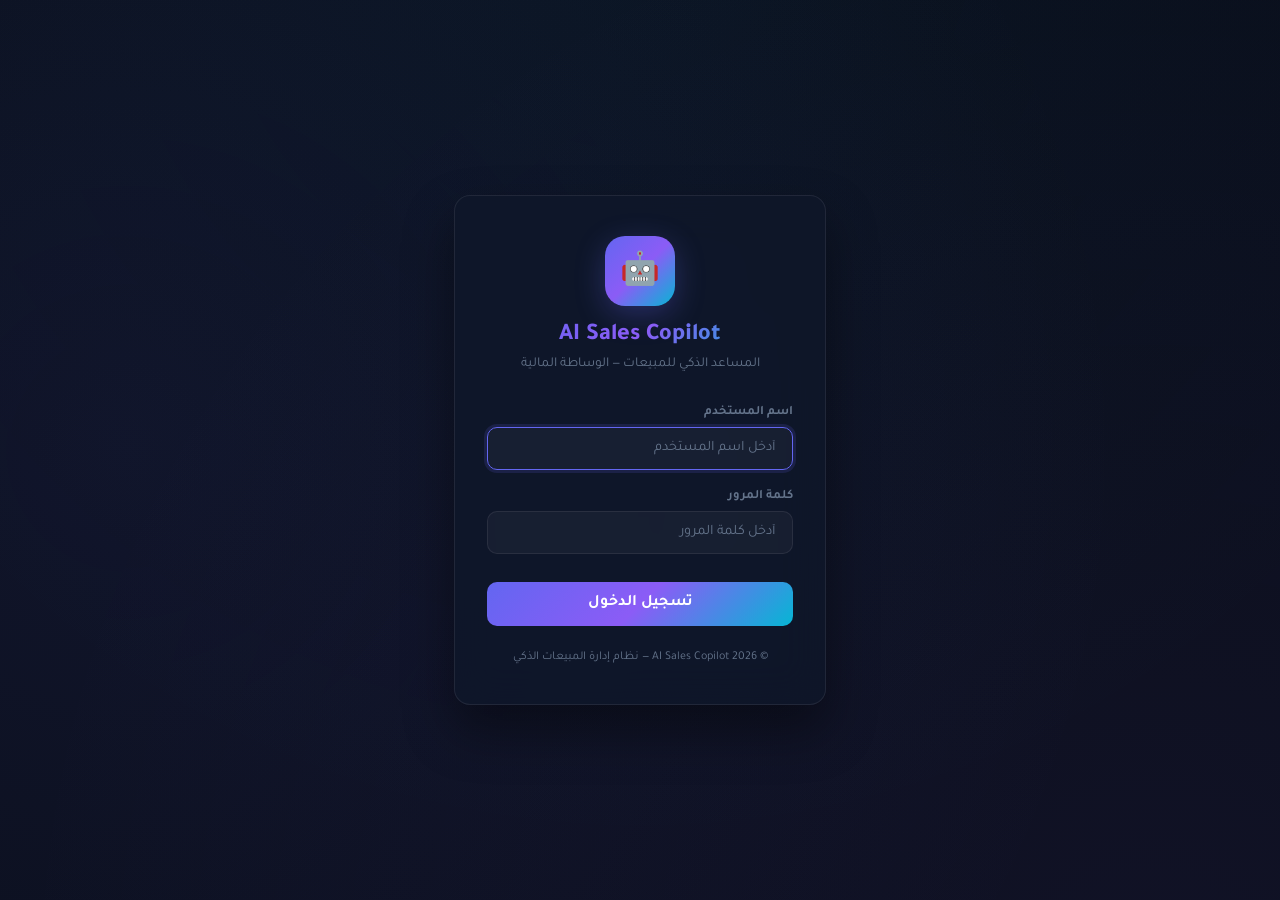
<file: static/login.html>
<!DOCTYPE html>
<html lang="ar" dir="rtl">

<head>
    <meta charset="UTF-8">
    <meta name="viewport" content="width=device-width, initial-scale=1.0">
    <title>تسجيل الدخول | AI Sales Copilot</title>
    <link href="https://fonts.googleapis.com/css2?family=Tajawal:wght@400;500;700;800&display=swap" rel="stylesheet">
    <style>
        :root {
            --bg-primary: #0a0e1a;
            --bg-card: rgba(15, 23, 42, 0.9);
            --border-glass: rgba(255, 255, 255, 0.08);
            --accent-blue: #6366f1;
            --accent-purple: #8b5cf6;
            --accent-green: #10b981;
            --accent-red: #ef4444;
            --text-primary: #e2e8f0;
            --text-muted: #64748b;
            --gradient-main: linear-gradient(135deg, #6366f1, #8b5cf6, #06b6d4);
        }

        * {
            margin: 0;
            padding: 0;
            box-sizing: border-box;
        }

        body {
            font-family: 'Tajawal', sans-serif;
            background: var(--bg-primary);
            min-height: 100vh;
            display: flex;
            align-items: center;
            justify-content: center;
            overflow: hidden;
        }

        /* Animated background */
        body::before {
            content: '';
            position: fixed;
            top: -50%;
            left: -50%;
            width: 200%;
            height: 200%;
            background: radial-gradient(circle at 30% 50%, rgba(99, 102, 241, 0.08) 0%, transparent 50%),
                radial-gradient(circle at 70% 80%, rgba(139, 92, 246, 0.06) 0%, transparent 50%),
                radial-gradient(circle at 50% 20%, rgba(6, 182, 212, 0.04) 0%, transparent 50%);
            animation: bgFloat 20s ease-in-out infinite;
            z-index: -1;
        }

        @keyframes bgFloat {

            0%,
            100% {
                transform: translate(0, 0) rotate(0deg);
            }

            33% {
                transform: translate(30px, -30px) rotate(1deg);
            }

            66% {
                transform: translate(-20px, 20px) rotate(-1deg);
            }
        }

        .login-container {
            width: 100%;
            max-width: 420px;
            padding: 1.5rem;
        }

        .login-card {
            background: var(--bg-card);
            border: 1px solid var(--border-glass);
            border-radius: 16px;
            padding: 2.5rem 2rem;
            backdrop-filter: blur(20px);
            box-shadow: 0 25px 50px rgba(0, 0, 0, 0.4);
            animation: cardPop 0.6s cubic-bezier(0.34, 1.56, 0.64, 1);
        }

        @keyframes cardPop {
            from {
                opacity: 0;
                transform: scale(0.9) translateY(20px);
            }

            to {
                opacity: 1;
                transform: scale(1) translateY(0);
            }
        }

        .login-logo {
            text-align: center;
            margin-bottom: 2rem;
        }

        .login-logo-icon {
            width: 70px;
            height: 70px;
            border-radius: 20px;
            background: var(--gradient-main);
            display: flex;
            align-items: center;
            justify-content: center;
            font-size: 2rem;
            margin: 0 auto 1rem;
            box-shadow: 0 8px 30px rgba(99, 102, 241, 0.3);
        }

        .login-logo h1 {
            font-size: 1.5rem;
            font-weight: 800;
            background: var(--gradient-main);
            -webkit-background-clip: text;
            background-clip: text;
            -webkit-text-fill-color: transparent;
        }

        .login-logo p {
            color: var(--text-muted);
            font-size: 0.85rem;
            margin-top: 0.3rem;
        }

        .form-group {
            margin-bottom: 1.2rem;
        }

        .form-label {
            display: block;
            font-size: 0.8rem;
            color: var(--text-muted);
            margin-bottom: 0.4rem;
            font-weight: 600;
        }

        .form-input {
            width: 100%;
            padding: 0.75rem 1rem;
            background: rgba(255, 255, 255, 0.04);
            border: 1px solid var(--border-glass);
            border-radius: 10px;
            color: var(--text-primary);
            font-family: 'Tajawal', sans-serif;
            font-size: 0.9rem;
            outline: none;
            transition: all 0.2s;
        }

        .form-input:focus {
            border-color: var(--accent-blue);
            box-shadow: 0 0 0 3px rgba(99, 102, 241, 0.15);
        }

        .form-input::placeholder {
            color: var(--text-muted);
        }

        .login-btn {
            width: 100%;
            padding: 0.8rem;
            background: var(--gradient-main);
            border: none;
            border-radius: 10px;
            color: white;
            font-family: 'Tajawal', sans-serif;
            font-size: 1rem;
            font-weight: 700;
            cursor: pointer;
            transition: all 0.2s;
            margin-top: 0.5rem;
        }

        .login-btn:hover {
            transform: translateY(-2px);
            box-shadow: 0 8px 25px rgba(99, 102, 241, 0.4);
        }

        .login-btn:active {
            transform: translateY(0);
        }

        .login-btn:disabled {
            opacity: 0.6;
            cursor: not-allowed;
            transform: none;
        }

        .error-msg {
            display: none;
            background: rgba(239, 68, 68, 0.1);
            border: 1px solid rgba(239, 68, 68, 0.2);
            border-radius: 8px;
            padding: 0.6rem 1rem;
            font-size: 0.8rem;
            color: var(--accent-red);
            margin-bottom: 1rem;
            text-align: center;
        }

        .error-msg.show {
            display: block;
            animation: shake 0.4s ease;
        }

        @keyframes shake {

            0%,
            100% {
                transform: translateX(0);
            }

            25% {
                transform: translateX(-8px);
            }

            75% {
                transform: translateX(8px);
            }
        }

        .login-footer {
            text-align: center;
            margin-top: 1.5rem;
            font-size: 0.75rem;
            color: var(--text-muted);
        }
    </style>
</head>

<body>
    <div class="login-container">
        <div class="login-card">
            <div class="login-logo">
                <div class="login-logo-icon">🤖</div>
                <h1>AI Sales Copilot</h1>
                <p>المساعد الذكي للمبيعات — الوساطة المالية</p>
            </div>

            <div class="error-msg" id="errorMsg"></div>

            <form onsubmit="handleLogin(event)">
                <div class="form-group">
                    <label class="form-label">اسم المستخدم</label>
                    <input type="text" class="form-input" id="username" placeholder="أدخل اسم المستخدم" required
                        autocomplete="username" autofocus>
                </div>
                <div class="form-group">
                    <label class="form-label">كلمة المرور</label>
                    <input type="password" class="form-input" id="password" placeholder="أدخل كلمة المرور" required
                        autocomplete="current-password">
                </div>
                <button type="submit" class="login-btn" id="loginBtn">تسجيل الدخول</button>
            </form>

            <div class="login-footer">
                <p>© 2026 AI Sales Copilot — نظام إدارة المبيعات الذكي</p>
            </div>
        </div>
    </div>

    <script>
        async function handleLogin(e) {
            e.preventDefault();
            const username = document.getElementById('username').value.trim();
            const password = document.getElementById('password').value;
            const btn = document.getElementById('loginBtn');
            const error = document.getElementById('errorMsg');

            if (!username || !password) return;

            btn.disabled = true;
            btn.textContent = 'جارٍ التحقق...';
            error.classList.remove('show');

            try {
                const res = await fetch('/api/login', {
                    method: 'POST',
                    headers: { 'Content-Type': 'application/json' },
                    body: JSON.stringify({ username, password })
                });
                const data = await res.json();

                if (data.success) {
                    // Redirect based on role
                    if (data.user.role === 'admin') {
                        window.location.href = '/admin';
                    } else {
                        window.location.href = '/';
                    }
                } else {
                    error.textContent = data.error || 'اسم المستخدم أو كلمة المرور غير صحيحة';
                    error.classList.add('show');
                }
            } catch (err) {
                error.textContent = 'خطأ في الاتصال بالخادم';
                error.classList.add('show');
            }

            btn.disabled = false;
            btn.textContent = 'تسجيل الدخول';
        }
    </script>
</body>

</html>
</file>
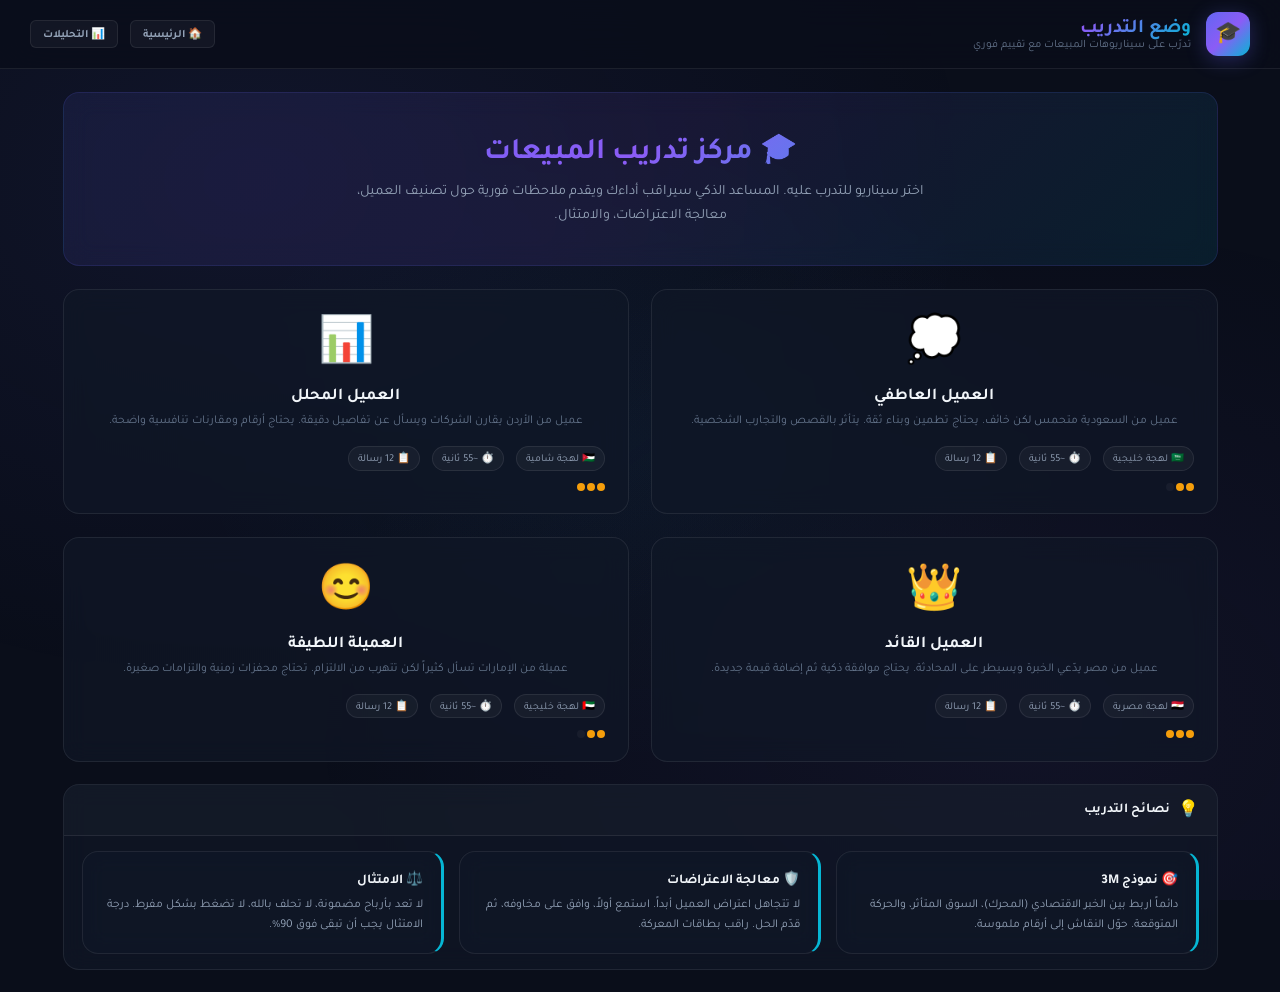
<file: static/training.html>
<!DOCTYPE html>
<html lang="ar" dir="rtl">

<head>
    <meta charset="UTF-8">
    <meta name="viewport" content="width=device-width, initial-scale=1.0">
    <title>وضع التدريب | AI Sales Copilot</title>
    <link rel="stylesheet" href="/static/css/style.css">
    <style>
        .training-container {
            max-width: 1200px;
            margin: 0 auto;
            padding: 1.5rem;
            display: grid;
            grid-template-columns: 1fr 1fr;
            gap: 1.5rem;
        }

        .training-hero {
            grid-column: 1 / -1;
            text-align: center;
            padding: 2.5rem 1.5rem;
            background: linear-gradient(135deg, rgba(99, 102, 241, 0.1), rgba(139, 92, 246, 0.1), rgba(6, 182, 212, 0.1));
            border: 1px solid rgba(99, 102, 241, 0.15);
        }

        .training-hero h1 {
            font-size: 2rem;
            margin-bottom: 0.5rem;
            background: var(--gradient-main);
            -webkit-background-clip: text;
            -webkit-text-fill-color: transparent;
        }

        .training-hero p {
            color: var(--text-secondary);
            font-size: 0.95rem;
            max-width: 600px;
            margin: 0 auto;
            line-height: 1.7;
        }

        .scenario-card {
            cursor: pointer;
            transition: all 0.4s cubic-bezier(0.4, 0, 0.2, 1);
            position: relative;
            overflow: hidden;
        }

        .scenario-card:hover {
            transform: translateY(-4px);
            box-shadow: 0 12px 40px rgba(99, 102, 241, 0.2);
            border-color: var(--accent-blue);
        }

        .scenario-card::before {
            content: '';
            position: absolute;
            top: 0;
            left: 0;
            right: 0;
            height: 3px;
            background: var(--gradient-main);
            transform: scaleX(0);
            transition: transform 0.4s ease;
        }

        .scenario-card:hover::before {
            transform: scaleX(1);
        }

        .scenario-icon {
            font-size: 3rem;
            margin-bottom: 0.8rem;
            display: block;
        }

        .scenario-title {
            font-size: 1.1rem;
            font-weight: 700;
            margin-bottom: 0.3rem;
        }

        .scenario-desc {
            font-size: 0.8rem;
            color: var(--text-muted);
            line-height: 1.6;
            margin-bottom: 1rem;
        }

        .scenario-meta {
            display: flex;
            gap: 0.8rem;
            flex-wrap: wrap;
        }

        .scenario-tag {
            padding: 0.25rem 0.6rem;
            background: var(--bg-glass);
            border: 1px solid var(--border-glass);
            border-radius: 20px;
            font-size: 0.7rem;
            color: var(--text-secondary);
        }

        .difficulty {
            display: flex;
            gap: 2px;
            margin-top: 0.8rem;
        }

        .difficulty-dot {
            width: 8px;
            height: 8px;
            border-radius: 50%;
            background: var(--bg-glass);
        }

        .difficulty-dot.filled {
            background: var(--accent-amber);
        }

        .tips-section {
            grid-column: 1 / -1;
        }

        .tips-grid {
            display: grid;
            grid-template-columns: repeat(3, 1fr);
            gap: 1rem;
        }

        .tip-card {
            padding: 1.2rem;
            border-right: 3px solid var(--accent-cyan);
        }

        .tip-card h4 {
            font-size: 0.9rem;
            margin-bottom: 0.4rem;
            display: flex;
            align-items: center;
            gap: 0.4rem;
        }

        .tip-card p {
            font-size: 0.8rem;
            color: var(--text-secondary);
            line-height: 1.6;
        }

        @media (max-width: 800px) {
            .training-container {
                grid-template-columns: 1fr;
            }

            .tips-grid {
                grid-template-columns: 1fr;
            }
        }
    </style>
</head>

<body>
    <header class="header">
        <div class="header-brand">
            <div class="header-logo">🎓</div>
            <div>
                <div class="header-title">وضع التدريب</div>
                <div class="header-subtitle">تدرّب على سيناريوهات المبيعات مع تقييم فوري</div>
            </div>
        </div>
        <div class="header-actions">
            <a href="/" class="btn btn-ghost btn-sm" style="text-decoration:none">🏠 الرئيسية</a>
            <a href="/analytics" class="btn btn-ghost btn-sm" style="text-decoration:none">📊 التحليلات</a>
        </div>
    </header>

    <div class="training-container">
        <!-- Hero -->
        <div class="card training-hero">
            <h1>🎓 مركز تدريب المبيعات</h1>
            <p>اختر سيناريو للتدرب عليه. المساعد الذكي سيراقب أداءك ويقدم ملاحظات فورية حول تصنيف العميل، معالجة
                الاعتراضات، والامتثال.</p>
        </div>

        <!-- Scenario Cards -->
        <div class="card scenario-card" onclick="startTraining('emotional_client')">
            <div class="card-body" style="text-align:center;padding:1.5rem">
                <span class="scenario-icon">💭</span>
                <div class="scenario-title">العميل العاطفي</div>
                <div class="scenario-desc">عميل من السعودية متحمس لكن خائف. يحتاج تطمين وبناء ثقة. يتأثر بالقصص والتجارب
                    الشخصية.</div>
                <div class="scenario-meta">
                    <span class="scenario-tag">🇸🇦 لهجة خليجية</span>
                    <span class="scenario-tag">⏱️ ~55 ثانية</span>
                    <span class="scenario-tag">📋 12 رسالة</span>
                </div>
                <div class="difficulty" title="سهولة: متوسطة">
                    <div class="difficulty-dot filled"></div>
                    <div class="difficulty-dot filled"></div>
                    <div class="difficulty-dot"></div>
                </div>
            </div>
        </div>

        <div class="card scenario-card" onclick="startTraining('analyst_client')">
            <div class="card-body" style="text-align:center;padding:1.5rem">
                <span class="scenario-icon">📊</span>
                <div class="scenario-title">العميل المحلل</div>
                <div class="scenario-desc">عميل من الأردن يقارن الشركات ويسأل عن تفاصيل دقيقة. يحتاج أرقام ومقارنات
                    تنافسية واضحة.</div>
                <div class="scenario-meta">
                    <span class="scenario-tag">🇯🇴 لهجة شامية</span>
                    <span class="scenario-tag">⏱️ ~55 ثانية</span>
                    <span class="scenario-tag">📋 12 رسالة</span>
                </div>
                <div class="difficulty" title="سهولة: صعبة">
                    <div class="difficulty-dot filled"></div>
                    <div class="difficulty-dot filled"></div>
                    <div class="difficulty-dot filled"></div>
                </div>
            </div>
        </div>

        <div class="card scenario-card" onclick="startTraining('leader_client')">
            <div class="card-body" style="text-align:center;padding:1.5rem">
                <span class="scenario-icon">👑</span>
                <div class="scenario-title">العميل القائد</div>
                <div class="scenario-desc">عميل من مصر يدّعي الخبرة ويسيطر على المحادثة. يحتاج موافقة ذكية ثم إضافة قيمة
                    جديدة.</div>
                <div class="scenario-meta">
                    <span class="scenario-tag">🇪🇬 لهجة مصرية</span>
                    <span class="scenario-tag">⏱️ ~55 ثانية</span>
                    <span class="scenario-tag">📋 12 رسالة</span>
                </div>
                <div class="difficulty" title="سهولة: صعبة جداً">
                    <div class="difficulty-dot filled"></div>
                    <div class="difficulty-dot filled"></div>
                    <div class="difficulty-dot filled"></div>
                </div>
            </div>
        </div>

        <div class="card scenario-card" onclick="startTraining('nice_client')">
            <div class="card-body" style="text-align:center;padding:1.5rem">
                <span class="scenario-icon">😊</span>
                <div class="scenario-title">العميلة اللطيفة</div>
                <div class="scenario-desc">عميلة من الإمارات تسأل كثيراً لكن تتهرب من الالتزام. تحتاج محفزات زمنية
                    والتزامات صغيرة.</div>
                <div class="scenario-meta">
                    <span class="scenario-tag">🇦🇪 لهجة خليجية</span>
                    <span class="scenario-tag">⏱️ ~55 ثانية</span>
                    <span class="scenario-tag">📋 12 رسالة</span>
                </div>
                <div class="difficulty" title="سهولة: متوسطة">
                    <div class="difficulty-dot filled"></div>
                    <div class="difficulty-dot filled"></div>
                    <div class="difficulty-dot"></div>
                </div>
            </div>
        </div>

        <!-- Tips Section -->
        <div class="tips-section">
            <div class="card">
                <div class="card-header">
                    <h3><span class="icon">💡</span> نصائح التدريب</h3>
                </div>
                <div class="card-body">
                    <div class="tips-grid">
                        <div class="card tip-card">
                            <h4>🎯 نموذج 3M</h4>
                            <p>دائماً اربط بين الخبر الاقتصادي (المحرك)، السوق المتأثر، والحركة المتوقعة. حوّل النقاش
                                إلى أرقام ملموسة.</p>
                        </div>
                        <div class="card tip-card">
                            <h4>🛡️ معالجة الاعتراضات</h4>
                            <p>لا تتجاهل اعتراض العميل أبداً. استمع أولاً، وافق على مخاوفه، ثم قدّم الحل. راقب بطاقات
                                المعركة.</p>
                        </div>
                        <div class="card tip-card">
                            <h4>⚖️ الامتثال</h4>
                            <p>لا تعد بأرباح مضمونة، لا تحلف بالله، لا تضغط بشكل مفرط. درجة الامتثال يجب أن تبقى فوق
                                90%.</p>
                        </div>
                    </div>
                </div>
            </div>
        </div>
    </div>

    <script>
        function startTraining(scenarioId) {
            // Navigate to main page with scenario pre-selected
            window.location.href = `/?scenario=${scenarioId}&mode=training`;
        }
    </script>
</body>

</html>
</file>
<file: static/css/style.css>
/* ============================================
   AI Sales Copilot — Premium Dark Glassmorphism
   ============================================ */
@import url('https://fonts.googleapis.com/css2?family=Tajawal:wght@300;400;500;700;800&family=JetBrains+Mono:wght@400;500&display=swap');

:root {
  --bg-primary: #0a0e1a;
  --bg-secondary: #111827;
  --bg-card: rgba(17, 24, 39, 0.7);
  --bg-glass: rgba(255, 255, 255, 0.04);
  --border-glass: rgba(255, 255, 255, 0.08);
  --border-active: rgba(99, 102, 241, 0.4);
  --text-primary: #f1f5f9;
  --text-secondary: #94a3b8;
  --text-muted: #64748b;
  --accent-blue: #6366f1;
  --accent-purple: #8b5cf6;
  --accent-cyan: #06b6d4;
  --accent-green: #10b981;
  --accent-amber: #f59e0b;
  --accent-red: #ef4444;
  --accent-pink: #ec4899;
  --gradient-main: linear-gradient(135deg, #6366f1, #8b5cf6, #06b6d4);
  --gradient-warm: linear-gradient(135deg, #f59e0b, #ef4444);
  --gradient-cool: linear-gradient(135deg, #06b6d4, #6366f1);
  --shadow-lg: 0 20px 60px rgba(0, 0, 0, 0.5);
  --shadow-glow: 0 0 30px rgba(99, 102, 241, 0.15);
  --radius: 16px;
  --radius-sm: 10px;
  --radius-xs: 6px;
  --transition: all 0.3s cubic-bezier(0.4, 0, 0.2, 1);
}

* {
  margin: 0;
  padding: 0;
  box-sizing: border-box;
}

html {
  font-size: 15px;
  scroll-behavior: smooth;
}

body {
  font-family: 'Tajawal', sans-serif;
  background: var(--bg-primary);
  color: var(--text-primary);
  direction: rtl;
  min-height: 100vh;
  overflow-x: hidden;
}

body::before {
  content: '';
  position: fixed;
  top: 0;
  left: 0;
  right: 0;
  bottom: 0;
  background:
    radial-gradient(ellipse at 20% 20%, rgba(99, 102, 241, 0.08) 0%, transparent 50%),
    radial-gradient(ellipse at 80% 80%, rgba(139, 92, 246, 0.06) 0%, transparent 50%),
    radial-gradient(ellipse at 50% 50%, rgba(6, 182, 212, 0.04) 0%, transparent 50%);
  pointer-events: none;
  z-index: 0;
}

/* ---- Header ---- */
.header {
  position: sticky;
  top: 0;
  z-index: 100;
  background: rgba(10, 14, 26, 0.85);
  backdrop-filter: blur(20px);
  border-bottom: 1px solid var(--border-glass);
  padding: 0.8rem 2rem;
  display: flex;
  align-items: center;
  justify-content: space-between;
}

.header-brand {
  display: flex;
  align-items: center;
  gap: 1rem;
}

.header-logo {
  width: 44px;
  height: 44px;
  background: var(--gradient-main);
  border-radius: 12px;
  display: flex;
  align-items: center;
  justify-content: center;
  font-size: 1.4rem;
  box-shadow: 0 4px 20px rgba(99, 102, 241, 0.3);
  animation: logoPulse 3s ease-in-out infinite;
}

@keyframes logoPulse {

  0%,
  100% {
    box-shadow: 0 4px 20px rgba(99, 102, 241, 0.3);
  }

  50% {
    box-shadow: 0 4px 30px rgba(99, 102, 241, 0.5);
  }
}

.header-title {
  font-size: 1.3rem;
  font-weight: 700;
  background: var(--gradient-main);
  -webkit-background-clip: text;
  -webkit-text-fill-color: transparent;
}

.header-subtitle {
  font-size: 0.75rem;
  color: var(--text-muted);
  margin-top: -2px;
}

.header-actions {
  display: flex;
  align-items: center;
  gap: 0.8rem;
}

.header-status {
  display: flex;
  align-items: center;
  gap: 0.5rem;
  padding: 0.4rem 1rem;
  background: var(--bg-glass);
  border: 1px solid var(--border-glass);
  border-radius: 20px;
  font-size: 0.8rem;
  color: var(--text-secondary);
}

.status-dot {
  width: 8px;
  height: 8px;
  border-radius: 50%;
  background: var(--accent-green);
  animation: statusPulse 2s ease-in-out infinite;
}

.status-dot.disconnected {
  background: var(--accent-red);
  animation: none;
}

.status-dot.active {
  background: var(--accent-amber);
}

@keyframes statusPulse {

  0%,
  100% {
    opacity: 1;
    transform: scale(1);
  }

  50% {
    opacity: 0.5;
    transform: scale(1.3);
  }
}

/* ---- Buttons ---- */
.btn {
  display: inline-flex;
  align-items: center;
  gap: 0.5rem;
  padding: 0.55rem 1.2rem;
  border: none;
  border-radius: var(--radius-sm);
  font-family: 'Tajawal', sans-serif;
  font-size: 0.85rem;
  font-weight: 600;
  cursor: pointer;
  transition: var(--transition);
  position: relative;
  overflow: hidden;
}

.btn::after {
  content: '';
  position: absolute;
  top: 50%;
  left: 50%;
  width: 0;
  height: 0;
  background: rgba(255, 255, 255, 0.15);
  border-radius: 50%;
  transform: translate(-50%, -50%);
  transition: width 0.5s, height 0.5s;
}

.btn:hover::after {
  width: 300px;
  height: 300px;
}

.btn-primary {
  background: var(--gradient-main);
  color: white;
  box-shadow: 0 4px 15px rgba(99, 102, 241, 0.3);
}

.btn-primary:hover {
  transform: translateY(-2px);
  box-shadow: 0 6px 25px rgba(99, 102, 241, 0.4);
}

.btn-danger {
  background: linear-gradient(135deg, #ef4444, #dc2626);
  color: white;
}

.btn-ghost {
  background: var(--bg-glass);
  color: var(--text-secondary);
  border: 1px solid var(--border-glass);
}

.btn-ghost:hover {
  background: rgba(255, 255, 255, 0.08);
  color: var(--text-primary);
}

.btn-sm {
  padding: 0.35rem 0.8rem;
  font-size: 0.75rem;
  border-radius: var(--radius-xs);
}

/* ---- Dashboard Grid ---- */
.dashboard {
  position: relative;
  z-index: 1;
  display: grid;
  grid-template-columns: 1fr 1fr 340px;
  grid-template-rows: auto auto 1fr;
  gap: 1rem;
  padding: 1rem 1.5rem;
  max-width: 1800px;
  margin: 0 auto;
  min-height: calc(100vh - 70px);
}

/* ---- Card Base ---- */
.card {
  background: var(--bg-card);
  backdrop-filter: blur(12px);
  border: 1px solid var(--border-glass);
  border-radius: var(--radius);
  overflow: hidden;
  transition: var(--transition);
  animation: cardFadeIn 0.5s ease-out;
}

.card:hover {
  border-color: var(--border-active);
  box-shadow: var(--shadow-glow);
}

@keyframes cardFadeIn {
  from {
    opacity: 0;
    transform: translateY(10px);
  }

  to {
    opacity: 1;
    transform: translateY(0);
  }
}

.card-header {
  display: flex;
  align-items: center;
  justify-content: space-between;
  padding: 0.9rem 1.2rem;
  border-bottom: 1px solid var(--border-glass);
  background: rgba(255, 255, 255, 0.02);
}

.card-header h3 {
  font-size: 0.9rem;
  font-weight: 700;
  display: flex;
  align-items: center;
  gap: 0.5rem;
}

.card-header h3 .icon {
  font-size: 1.1rem;
}

.card-body {
  padding: 1rem 1.2rem;
}

.card-badge {
  font-size: 0.65rem;
  padding: 0.2rem 0.6rem;
  border-radius: 20px;
  font-weight: 600;
}

/* ---- Demo Controls ---- */
.demo-controls {
  grid-column: 1 / -1;
  display: flex;
  align-items: center;
  gap: 1rem;
  padding: 0.8rem 1.2rem;
  flex-wrap: wrap;
}

.scenario-select {
  background: var(--bg-glass);
  border: 1px solid var(--border-glass);
  border-radius: var(--radius-sm);
  padding: 0.5rem 1rem;
  color: var(--text-primary);
  font-family: 'Tajawal', sans-serif;
  font-size: 0.85rem;
  min-width: 200px;
  cursor: pointer;
}

.scenario-select option {
  background: var(--bg-secondary);
}

.speed-control {
  display: flex;
  align-items: center;
  gap: 0.5rem;
  font-size: 0.8rem;
  color: var(--text-secondary);
}

.speed-control input[type="range"] {
  width: 80px;
  accent-color: var(--accent-blue);
}

.progress-bar-container {
  flex: 1;
  min-width: 100px;
  height: 4px;
  background: var(--bg-glass);
  border-radius: 4px;
  overflow: hidden;
}

.progress-bar {
  height: 100%;
  width: 0%;
  background: var(--gradient-main);
  border-radius: 4px;
  transition: width 0.5s ease;
}

/* ---- Transcription Panel ---- */
.transcript-panel {
  grid-row: 2 / 4;
}

.transcript-feed {
  max-height: 500px;
  overflow-y: auto;
  display: flex;
  flex-direction: column;
  gap: 0.6rem;
  padding-bottom: 1rem;
}

.transcript-feed::-webkit-scrollbar {
  width: 4px;
}

.transcript-feed::-webkit-scrollbar-thumb {
  background: var(--border-glass);
  border-radius: 4px;
}

.transcript-msg {
  display: flex;
  gap: 0.8rem;
  padding: 0.7rem;
  border-radius: var(--radius-sm);
  animation: msgSlide 0.4s ease-out;
  transition: var(--transition);
}

.transcript-msg:hover {
  background: rgba(255, 255, 255, 0.03);
}

@keyframes msgSlide {
  from {
    opacity: 0;
    transform: translateX(20px);
  }

  to {
    opacity: 1;
    transform: translateX(0);
  }
}

.msg-avatar {
  width: 36px;
  height: 36px;
  border-radius: 10px;
  display: flex;
  align-items: center;
  justify-content: center;
  font-size: 0.9rem;
  flex-shrink: 0;
}

.msg-avatar.client {
  background: linear-gradient(135deg, #6366f1, #8b5cf6);
}

.msg-avatar.agent {
  background: linear-gradient(135deg, #10b981, #06b6d4);
}

.msg-content {
  flex: 1;
}

.msg-speaker {
  font-size: 0.7rem;
  font-weight: 600;
  color: var(--text-muted);
  margin-bottom: 0.15rem;
  display: flex;
  align-items: center;
  gap: 0.4rem;
}

.msg-text {
  font-size: 0.9rem;
  line-height: 1.6;
  color: var(--text-primary);
}

/* ---- Client Profile Card ---- */
.client-profile {}

.profile-type {
  display: flex;
  align-items: center;
  gap: 1rem;
  padding: 1rem;
  background: var(--bg-glass);
  border-radius: var(--radius-sm);
  margin-bottom: 0.8rem;
}

.profile-type-icon {
  width: 50px;
  height: 50px;
  border-radius: 14px;
  display: flex;
  align-items: center;
  justify-content: center;
  font-size: 1.6rem;
  background: var(--gradient-main);
  box-shadow: 0 4px 20px rgba(99, 102, 241, 0.3);
}

.profile-type-info h4 {
  font-size: 1rem;
  font-weight: 700;
}

.profile-type-info p {
  font-size: 0.75rem;
  color: var(--text-muted);
}

.confidence-bar {
  height: 6px;
  background: var(--bg-glass);
  border-radius: 6px;
  margin-top: 0.5rem;
  overflow: hidden;
}

.confidence-fill {
  height: 100%;
  border-radius: 6px;
  background: var(--gradient-main);
  transition: width 0.8s ease;
}

.strategy-list {
  list-style: none;
  display: flex;
  flex-direction: column;
  gap: 0.4rem;
}

.strategy-item {
  padding: 0.5rem 0.7rem;
  background: var(--bg-glass);
  border-radius: var(--radius-xs);
  font-size: 0.8rem;
  line-height: 1.5;
  border-right: 3px solid var(--accent-blue);
  transition: var(--transition);
}

.strategy-item:hover {
  background: rgba(99, 102, 241, 0.1);
}

/* ---- Battle Cards ---- */
.battle-cards-container {}

.battle-card {
  padding: 0.8rem;
  border-radius: var(--radius-sm);
  margin-bottom: 0.6rem;
  border: 1px solid var(--border-glass);
  animation: battleCardPop 0.5s cubic-bezier(0.34, 1.56, 0.64, 1);
  transition: var(--transition);
}

.battle-card:hover {
  transform: scale(1.01);
}

@keyframes battleCardPop {
  from {
    opacity: 0;
    transform: scale(0.9) translateY(10px);
  }

  to {
    opacity: 1;
    transform: scale(1) translateY(0);
  }
}

.battle-card.high {
  border-color: rgba(239, 68, 68, 0.3);
  background: rgba(239, 68, 68, 0.05);
}

.battle-card.medium {
  border-color: rgba(245, 158, 11, 0.3);
  background: rgba(245, 158, 11, 0.05);
}

.battle-card.low {
  border-color: rgba(99, 102, 241, 0.3);
  background: rgba(99, 102, 241, 0.05);
}

.battle-card-header {
  display: flex;
  align-items: center;
  justify-content: space-between;
  margin-bottom: 0.5rem;
}

.battle-card-title {
  font-size: 0.85rem;
  font-weight: 700;
  display: flex;
  align-items: center;
  gap: 0.4rem;
}

.battle-card-points {
  display: flex;
  flex-direction: column;
  gap: 0.3rem;
}

.battle-point {
  display: flex;
  align-items: flex-start;
  gap: 0.5rem;
  padding: 0.4rem 0.5rem;
  border-radius: var(--radius-xs);
  background: rgba(255, 255, 255, 0.02);
  font-size: 0.78rem;
  line-height: 1.5;
}

.battle-point-icon {
  font-size: 0.9rem;
  flex-shrink: 0;
  margin-top: 2px;
}

.battle-point-text strong {
  color: var(--accent-cyan);
}

.battle-card-actions {
  display: flex;
  gap: 0.5rem;
  margin-top: 0.5rem;
  padding-top: 0.5rem;
  border-top: 1px solid var(--border-glass);
}

.feedback-btn {
  background: none;
  border: 1px solid var(--border-glass);
  color: var(--text-muted);
  padding: 0.25rem 0.6rem;
  border-radius: 20px;
  font-size: 0.75rem;
  cursor: pointer;
  transition: var(--transition);
}

.feedback-btn:hover {
  background: var(--bg-glass);
  color: var(--text-primary);
}

.feedback-btn.voted-up {
  border-color: var(--accent-green);
  color: var(--accent-green);
  background: rgba(16, 185, 129, 0.1);
}

.feedback-btn.voted-down {
  border-color: var(--accent-red);
  color: var(--accent-red);
  background: rgba(239, 68, 68, 0.1);
}

/* ---- 3M Opportunity ---- */
.opportunity-card {
  padding: 0.8rem;
  background: linear-gradient(135deg, rgba(6, 182, 212, 0.08), rgba(99, 102, 241, 0.08));
  border: 1px solid rgba(6, 182, 212, 0.2);
  border-radius: var(--radius-sm);
  margin-bottom: 0.6rem;
  animation: battleCardPop 0.5s cubic-bezier(0.34, 1.56, 0.64, 1);
}

.opp-header {
  display: flex;
  align-items: center;
  gap: 0.5rem;
  margin-bottom: 0.6rem;
  font-weight: 700;
}

.opp-3m {
  display: grid;
  grid-template-columns: 1fr 1fr 1fr;
  gap: 0.5rem;
  margin-bottom: 0.6rem;
}

.opp-3m-item {
  text-align: center;
  padding: 0.5rem;
  background: var(--bg-glass);
  border-radius: var(--radius-xs);
}

.opp-3m-label {
  font-size: 0.6rem;
  color: var(--text-muted);
  text-transform: uppercase;
  letter-spacing: 1px;
}

.opp-3m-value {
  font-size: 0.85rem;
  font-weight: 700;
  margin-top: 0.2rem;
}

.opp-pitch {
  font-size: 0.8rem;
  line-height: 1.6;
  padding: 0.6rem;
  background: rgba(16, 185, 129, 0.08);
  border-radius: var(--radius-xs);
  border-right: 3px solid var(--accent-green);
}

/* ---- Compliance Card ---- */
.compliance-panel {}

.compliance-score-display {
  text-align: center;
  padding: 1.2rem;
  background: var(--bg-glass);
  border-radius: var(--radius-sm);
  margin-bottom: 0.8rem;
}

.compliance-score-number {
  font-size: 3rem;
  font-weight: 800;
  background: var(--gradient-main);
  -webkit-background-clip: text;
  -webkit-text-fill-color: transparent;
}

.compliance-score-label {
  font-size: 0.8rem;
  color: var(--text-muted);
  margin-top: 0.3rem;
}

.violation-item {
  display: flex;
  align-items: flex-start;
  gap: 0.6rem;
  padding: 0.6rem;
  border-radius: var(--radius-xs);
  margin-bottom: 0.4rem;
  animation: violationFlash 0.6s ease;
  font-size: 0.8rem;
  line-height: 1.5;
}

.violation-item.critical {
  background: rgba(239, 68, 68, 0.1);
  border: 1px solid rgba(239, 68, 68, 0.2);
}

.violation-item.warning {
  background: rgba(245, 158, 11, 0.1);
  border: 1px solid rgba(245, 158, 11, 0.2);
}

@keyframes violationFlash {

  0%,
  50% {
    opacity: 1;
  }

  25%,
  75% {
    opacity: 0.5;
  }
}

/* ---- Market Sidebar ---- */
.market-sidebar {
  grid-row: 1 / 4;
}

.market-item {
  display: flex;
  align-items: center;
  justify-content: space-between;
  padding: 0.6rem;
  border-radius: var(--radius-xs);
  margin-bottom: 0.3rem;
  transition: var(--transition);
  cursor: pointer;
}

.market-item:hover {
  background: var(--bg-glass);
}

.market-item-info {
  display: flex;
  align-items: center;
  gap: 0.6rem;
}

.market-item-icon {
  font-size: 1.2rem;
}

.market-item-name {
  font-size: 0.8rem;
  font-weight: 600;
}

.market-item-symbol {
  font-size: 0.65rem;
  color: var(--text-muted);
}

.market-item-price {
  text-align: left;
}

.market-item-value {
  font-size: 0.85rem;
  font-weight: 700;
  font-family: 'JetBrains Mono', monospace;
}

.market-item-change {
  font-size: 0.7rem;
  font-weight: 600;
  font-family: 'JetBrains Mono', monospace;
}

.market-item-change.positive {
  color: var(--accent-green);
}

.market-item-change.negative {
  color: var(--accent-red);
}

/* ---- RAG / Knowledge Results ---- */
.rag-results {}

.rag-item {
  padding: 0.6rem;
  background: var(--bg-glass);
  border-radius: var(--radius-xs);
  margin-bottom: 0.4rem;
  font-size: 0.8rem;
  line-height: 1.6;
  border-right: 3px solid var(--accent-purple);
}

.rag-item-type {
  font-size: 0.65rem;
  color: var(--accent-purple);
  font-weight: 600;
  margin-bottom: 0.2rem;
  text-transform: uppercase;
}

/* ---- Thinking Indicator ---- */
.thinking-indicator {
  display: none;
  align-items: center;
  gap: 0.6rem;
  padding: 0.6rem 1rem;
  background: rgba(99, 102, 241, 0.08);
  border: 1px solid rgba(99, 102, 241, 0.15);
  border-radius: var(--radius-sm);
  margin-bottom: 0.6rem;
  font-size: 0.8rem;
  color: var(--accent-blue);
}

.thinking-indicator.active {
  display: flex;
}

.thinking-dots {
  display: flex;
  gap: 3px;
}

.thinking-dots span {
  width: 6px;
  height: 6px;
  background: var(--accent-blue);
  border-radius: 50%;
  animation: thinkBounce 1.4s infinite ease-in-out;
}

.thinking-dots span:nth-child(1) {
  animation-delay: -0.32s;
}

.thinking-dots span:nth-child(2) {
  animation-delay: -0.16s;
}

@keyframes thinkBounce {

  0%,
  80%,
  100% {
    transform: scale(0.6);
    opacity: 0.4;
  }

  40% {
    transform: scale(1);
    opacity: 1;
  }
}

/* ---- Empty State ---- */
.empty-state {
  text-align: center;
  padding: 2rem 1rem;
  color: var(--text-muted);
}

.empty-state-icon {
  font-size: 2.5rem;
  margin-bottom: 0.8rem;
  opacity: 0.5;
}

.empty-state-text {
  font-size: 0.85rem;
  line-height: 1.6;
}

/* ---- Score Bars ---- */
.scores-grid {
  display: grid;
  grid-template-columns: 1fr 1fr;
  gap: 0.4rem;
  margin-top: 0.6rem;
}

.score-bar-item {}

.score-bar-label {
  font-size: 0.65rem;
  color: var(--text-muted);
  display: flex;
  justify-content: space-between;
  margin-bottom: 0.15rem;
}

.score-bar-track {
  height: 4px;
  background: var(--bg-glass);
  border-radius: 4px;
  overflow: hidden;
}

.score-bar-fill {
  height: 100%;
  border-radius: 4px;
  transition: width 0.8s ease;
}

.score-bar-fill.emotional {
  background: var(--accent-pink);
}

.score-bar-fill.analyst {
  background: var(--accent-cyan);
}

.score-bar-fill.leader {
  background: var(--accent-amber);
}

.score-bar-fill.nice {
  background: var(--accent-green);
}

/* ---- Coaching / Suggestion Cards ---- */
.coaching-panel {}

.stage-indicator {
  display: flex;
  align-items: center;
  gap: 0.6rem;
  padding: 0.6rem 0.8rem;
  background: linear-gradient(135deg, rgba(99, 102, 241, 0.08), rgba(139, 92, 246, 0.06));
  border: 1px solid rgba(99, 102, 241, 0.15);
  border-radius: var(--radius-sm);
  margin-bottom: 0.6rem;
}

.stage-icon {
  font-size: 1.3rem;
}

.stage-info h4 {
  font-size: 0.85rem;
  font-weight: 700;
  color: var(--accent-blue);
}

.stage-info p {
  font-size: 0.7rem;
  color: var(--text-muted);
  margin-top: 0.1rem;
}

.mood-badge {
  display: inline-flex;
  align-items: center;
  gap: 0.3rem;
  padding: 0.2rem 0.6rem;
  border-radius: 20px;
  font-size: 0.7rem;
  font-weight: 600;
  margin-bottom: 0.5rem;
}

.suggestion-card {
  padding: 0.6rem;
  border-radius: var(--radius-xs);
  margin-bottom: 0.4rem;
  border-right: 3px solid var(--accent-blue);
  background: rgba(99, 102, 241, 0.05);
  animation: battleCardPop 0.4s cubic-bezier(0.34, 1.56, 0.64, 1);
  position: relative;
}

.suggestion-card.critical {
  border-right-color: var(--accent-green);
  background: rgba(16, 185, 129, 0.08);
  box-shadow: 0 0 15px rgba(16, 185, 129, 0.1);
}

.suggestion-card.high {
  border-right-color: var(--accent-amber);
  background: rgba(245, 158, 11, 0.06);
}

.suggestion-card-header {
  display: flex;
  align-items: center;
  justify-content: space-between;
  margin-bottom: 0.3rem;
}

.suggestion-card-title {
  font-size: 0.78rem;
  font-weight: 700;
  display: flex;
  align-items: center;
  gap: 0.3rem;
}

.suggestion-card-text {
  font-size: 0.8rem;
  line-height: 1.6;
  color: var(--text-primary);
}

.suggestion-script {
  padding: 0.5rem 0.7rem;
  background: rgba(255, 255, 255, 0.03);
  border-radius: var(--radius-xs);
  font-size: 0.78rem;
  line-height: 1.7;
  color: var(--text-primary);
  margin-top: 0.3rem;
  border: 1px solid var(--border-glass);
  position: relative;
}

.copy-btn {
  position: absolute;
  top: 0.3rem;
  left: 0.3rem;
  background: var(--bg-glass);
  border: 1px solid var(--border-glass);
  color: var(--text-muted);
  padding: 0.15rem 0.4rem;
  border-radius: 4px;
  font-size: 0.65rem;
  cursor: pointer;
  transition: var(--transition);
}

.copy-btn:hover {
  background: var(--accent-blue);
  color: white;
}

.copy-btn.copied {
  background: var(--accent-green);
  color: white;
}

.suggestion-key-points {
  display: flex;
  flex-wrap: wrap;
  gap: 0.3rem;
  margin-top: 0.4rem;
}

.key-point-tag {
  padding: 0.15rem 0.5rem;
  background: rgba(6, 182, 212, 0.1);
  border: 1px solid rgba(6, 182, 212, 0.2);
  border-radius: 20px;
  font-size: 0.65rem;
  color: var(--accent-cyan);
}

.closing-card {
  padding: 0.7rem;
  background: linear-gradient(135deg, rgba(16, 185, 129, 0.08), rgba(6, 182, 212, 0.08));
  border: 1px solid rgba(16, 185, 129, 0.2);
  border-radius: var(--radius-sm);
  margin-bottom: 0.5rem;
  animation: battleCardPop 0.5s cubic-bezier(0.34, 1.56, 0.64, 1);
}

.closing-card-title {
  font-size: 0.8rem;
  font-weight: 700;
  color: var(--accent-green);
  margin-bottom: 0.3rem;
  display: flex;
  align-items: center;
  gap: 0.3rem;
}

/* ---- Call Timer ---- */
.call-timer {
  display: none;
  align-items: center;
  gap: 0.5rem;
  padding: 0.4rem 1rem;
  background: rgba(239, 68, 68, 0.1);
  border: 1px solid rgba(239, 68, 68, 0.25);
  border-radius: 20px;
  font-family: 'JetBrains Mono', monospace;
  font-size: 0.85rem;
  color: var(--accent-red);
  font-weight: 600;
}

.call-timer.active {
  display: flex;
}

.call-timer .rec-dot {
  width: 8px;
  height: 8px;
  border-radius: 50%;
  background: var(--accent-red);
  animation: recPulse 1s ease-in-out infinite;
}

@keyframes recPulse {

  0%,
  100% {
    opacity: 1;
  }

  50% {
    opacity: 0.3;
  }
}

/* ---- Manual Input ---- */
.manual-input-container {
  display: flex;
  gap: 0.6rem;
  padding: 0.8rem 1.2rem;
  border-top: 1px solid var(--border-glass);
  background: rgba(255, 255, 255, 0.02);
}

.manual-input {
  flex: 1;
  background: var(--bg-glass);
  border: 1px solid var(--border-glass);
  border-radius: var(--radius-sm);
  padding: 0.6rem 1rem;
  color: var(--text-primary);
  font-family: 'Tajawal', sans-serif;
  font-size: 0.85rem;
  outline: none;
  transition: var(--transition);
}

.manual-input:focus {
  border-color: var(--accent-blue);
  box-shadow: 0 0 0 3px rgba(99, 102, 241, 0.1);
}

.manual-input::placeholder {
  color: var(--text-muted);
}

.speaker-toggle {
  display: flex;
  background: var(--bg-glass);
  border: 1px solid var(--border-glass);
  border-radius: var(--radius-sm);
  overflow: hidden;
}

.speaker-toggle button {
  background: none;
  border: none;
  padding: 0.4rem 0.8rem;
  font-family: 'Tajawal', sans-serif;
  font-size: 0.75rem;
  color: var(--text-muted);
  cursor: pointer;
  transition: var(--transition);
}

.speaker-toggle button.active {
  background: var(--accent-blue);
  color: white;
}

/* ---- Microphone Bar ---- */
.mic-bar {
  display: flex;
  align-items: center;
  gap: 0.6rem;
  padding: 0.5rem 1rem;
  border-top: 1px solid var(--border-glass);
  background: rgba(255, 255, 255, 0.01);
  flex-wrap: wrap;
}

.mic-btn {
  display: flex;
  align-items: center;
  gap: 0.4rem;
  padding: 0.4rem 1rem;
  border-radius: 20px;
  border: 1px solid var(--border-glass);
  background: var(--bg-glass);
  color: var(--text-muted);
  cursor: pointer;
  font-family: 'Tajawal', sans-serif;
  font-size: 0.78rem;
  transition: all 0.2s;
}

.mic-btn:hover {
  border-color: var(--accent-blue);
  color: var(--accent-blue);
}

.mic-btn.active {
  background: rgba(239, 68, 68, 0.15);
  border-color: var(--accent-red);
  color: var(--accent-red);
  animation: micPulse 2s ease-in-out infinite;
}

@keyframes micPulse {

  0%,
  100% {
    box-shadow: 0 0 0 0 rgba(239, 68, 68, 0.3);
  }

  50% {
    box-shadow: 0 0 0 8px rgba(239, 68, 68, 0);
  }
}

.mic-icon {
  font-size: 1.1rem;
}

.mic-status {
  display: flex;
  align-items: center;
  gap: 0.5rem;
  font-size: 0.75rem;
  color: var(--accent-red);
  font-weight: 600;
}

.mic-level-container {
  width: 60px;
  height: 6px;
  background: var(--bg-glass);
  border-radius: 6px;
  overflow: hidden;
}

.mic-level {
  height: 100%;
  background: var(--accent-red);
  border-radius: 6px;
  width: 0%;
  transition: width 0.1s;
}

.mic-interim {
  flex: 1;
  min-width: 200px;
  font-size: 0.78rem;
  color: var(--text-muted);
  font-style: italic;
  opacity: 0.7;
  direction: rtl;
  overflow: hidden;
  text-overflow: ellipsis;
  white-space: nowrap;
}

/* ---- Call Summary Modal ---- */
.call-summary-overlay {
  display: none;
  position: fixed;
  top: 0;
  left: 0;
  right: 0;
  bottom: 0;
  background: rgba(0, 0, 0, 0.7);
  backdrop-filter: blur(8px);
  z-index: 1000;
  align-items: center;
  justify-content: center;
}

.call-summary-overlay.active {
  display: flex;
}

.call-summary-modal {
  background: var(--bg-secondary);
  border: 1px solid var(--border-glass);
  border-radius: var(--radius);
  width: 90%;
  max-width: 700px;
  max-height: 85vh;
  overflow-y: auto;
  animation: modalPop 0.4s cubic-bezier(0.34, 1.56, 0.64, 1);
  box-shadow: var(--shadow-lg);
}

@keyframes modalPop {
  from {
    opacity: 0;
    transform: scale(0.85) translateY(30px);
  }

  to {
    opacity: 1;
    transform: scale(1) translateY(0);
  }
}

.summary-header {
  padding: 1.5rem;
  border-bottom: 1px solid var(--border-glass);
  text-align: center;
}

.summary-header h2 {
  font-size: 1.3rem;
  background: var(--gradient-main);
  -webkit-background-clip: text;
  -webkit-text-fill-color: transparent;
  margin-bottom: 0.3rem;
}

.summary-header p {
  color: var(--text-muted);
  font-size: 0.8rem;
}

.summary-body {
  padding: 1.5rem;
}

.summary-stats {
  display: grid;
  grid-template-columns: repeat(4, 1fr);
  gap: 0.8rem;
  margin-bottom: 1.5rem;
}

.summary-stat {
  text-align: center;
  padding: 1rem;
  background: var(--bg-glass);
  border-radius: var(--radius-sm);
  border: 1px solid var(--border-glass);
}

.summary-stat-value {
  font-size: 1.8rem;
  font-weight: 800;
  margin-bottom: 0.2rem;
}

.summary-stat-label {
  font-size: 0.7rem;
  color: var(--text-muted);
}

.summary-section {
  margin-bottom: 1.2rem;
}

.summary-section h4 {
  font-size: 0.9rem;
  margin-bottom: 0.6rem;
  display: flex;
  align-items: center;
  gap: 0.4rem;
}

.summary-recommendation {
  padding: 0.7rem;
  background: rgba(99, 102, 241, 0.08);
  border: 1px solid rgba(99, 102, 241, 0.15);
  border-radius: var(--radius-xs);
  margin-bottom: 0.4rem;
  font-size: 0.8rem;
  line-height: 1.6;
  border-right: 3px solid var(--accent-blue);
}

.summary-footer {
  padding: 1rem 1.5rem;
  border-top: 1px solid var(--border-glass);
  display: flex;
  justify-content: center;
  gap: 0.8rem;
}

/* ---- Knowledge Search ---- */
.knowledge-search {
  display: flex;
  gap: 0.5rem;
  margin-bottom: 0.8rem;
}

.knowledge-search input {
  flex: 1;
  background: var(--bg-glass);
  border: 1px solid var(--border-glass);
  border-radius: var(--radius-xs);
  padding: 0.45rem 0.8rem;
  color: var(--text-primary);
  font-family: 'Tajawal', sans-serif;
  font-size: 0.8rem;
  outline: none;
}

.knowledge-search input:focus {
  border-color: var(--accent-purple);
}

.knowledge-search input::placeholder {
  color: var(--text-muted);
}

/* ---- Sentiment Gauge ---- */
.sentiment-gauge {
  display: flex;
  align-items: center;
  gap: 0.8rem;
  padding: 0.6rem;
  background: var(--bg-glass);
  border-radius: var(--radius-xs);
  margin-top: 0.6rem;
}

.sentiment-label {
  font-size: 0.75rem;
  color: var(--text-muted);
}

.sentiment-bar-track {
  flex: 1;
  height: 8px;
  background: linear-gradient(to left, var(--accent-green), var(--accent-amber), var(--accent-red));
  border-radius: 8px;
  position: relative;
}

.sentiment-bar-indicator {
  position: absolute;
  top: -3px;
  width: 14px;
  height: 14px;
  background: white;
  border-radius: 50%;
  box-shadow: 0 2px 6px rgba(0, 0, 0, 0.3);
  transition: right 0.8s ease;
}

/* ---- Enhanced Animations ---- */
@keyframes slideUp {
  from {
    opacity: 0;
    transform: translateY(20px);
  }

  to {
    opacity: 1;
    transform: translateY(0);
  }
}

.card {
  animation: slideUp 0.5s ease-out both;
}

.card:nth-child(1) {
  animation-delay: 0.05s;
}

.card:nth-child(2) {
  animation-delay: 0.1s;
}

.card:nth-child(3) {
  animation-delay: 0.15s;
}

.card:nth-child(4) {
  animation-delay: 0.2s;
}

.card:nth-child(5) {
  animation-delay: 0.25s;
}

/* ---- Responsive ---- */
@media (max-width: 1200px) {
  .dashboard {
    grid-template-columns: 1fr 1fr;
  }

  .market-sidebar {
    grid-column: 1 / -1;
    grid-row: auto;
  }

  .summary-stats {
    grid-template-columns: repeat(2, 1fr);
  }
}

@media (max-width: 768px) {
  .dashboard {
    grid-template-columns: 1fr;
    padding: 0.8rem;
  }

  .header {
    padding: 0.6rem 1rem;
  }

  .header-title {
    font-size: 1rem;
  }

  .summary-stats {
    grid-template-columns: 1fr 1fr;
  }
}
</file>
